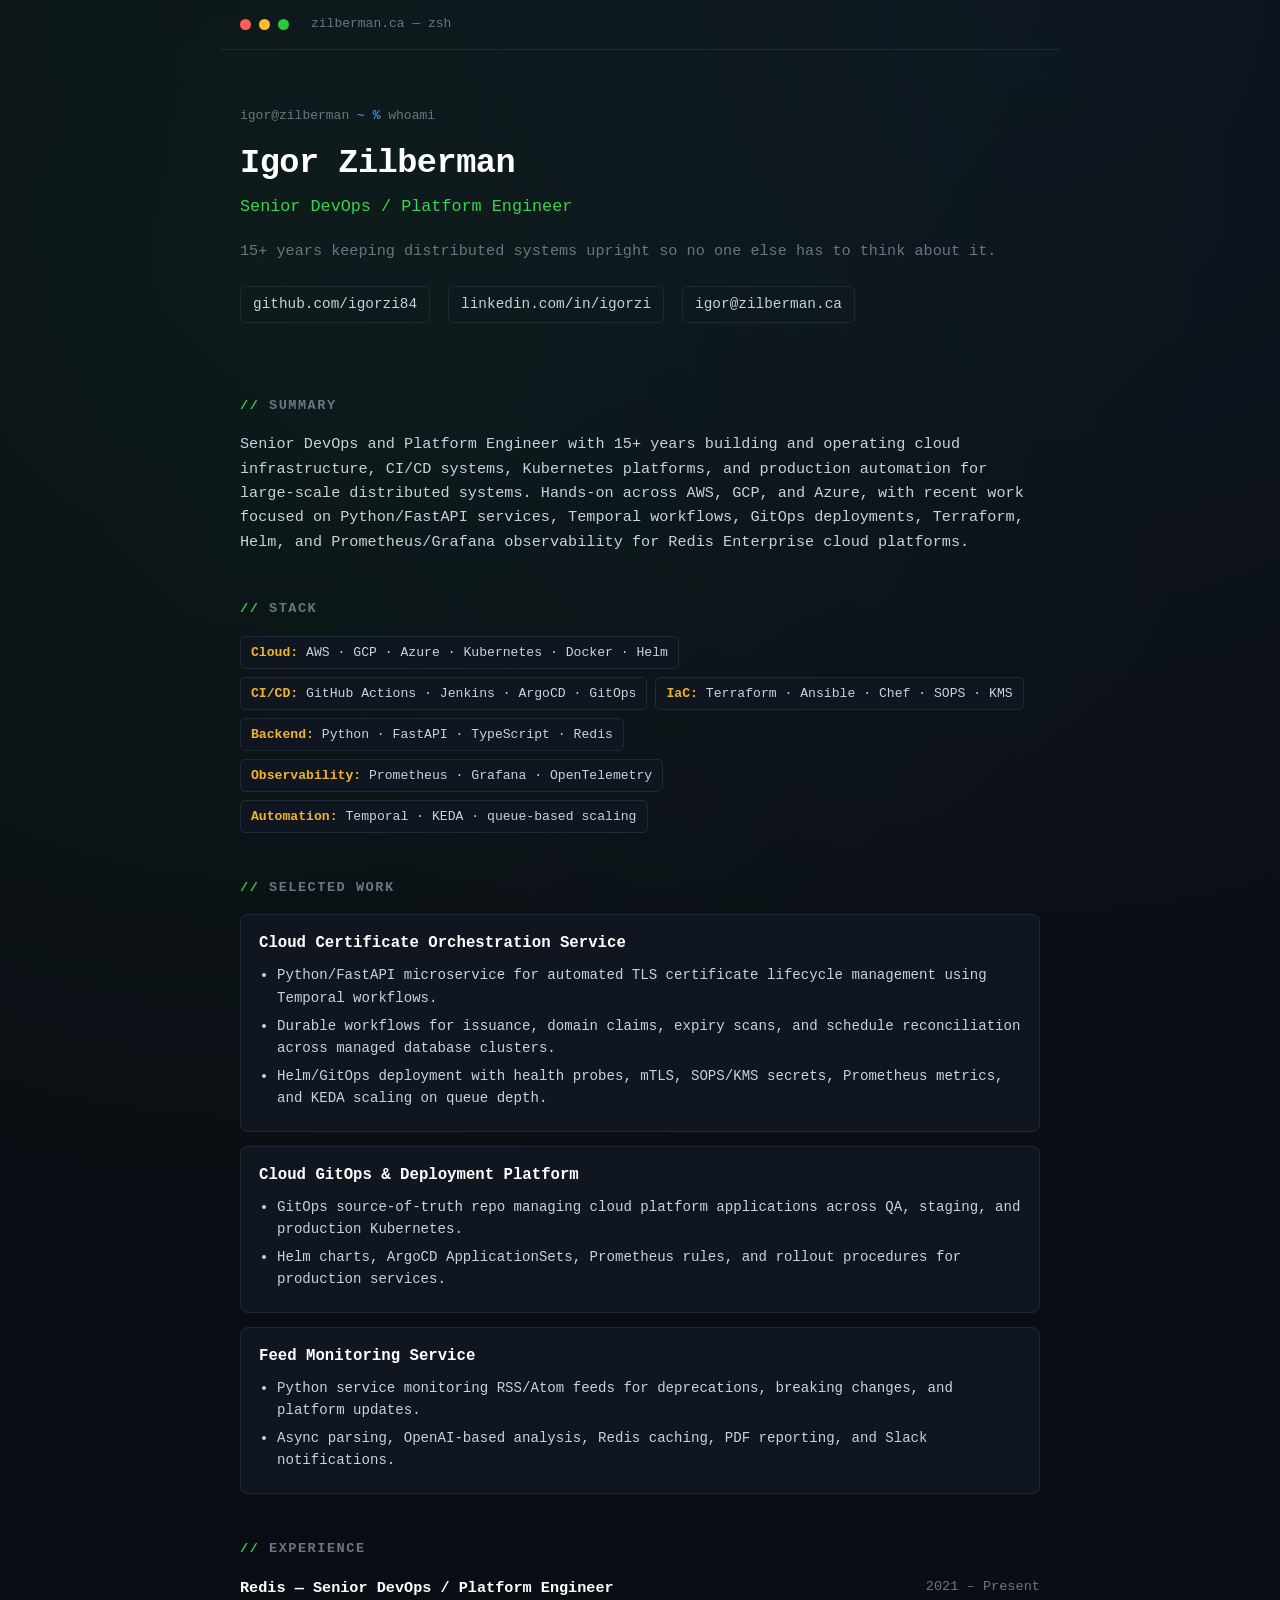
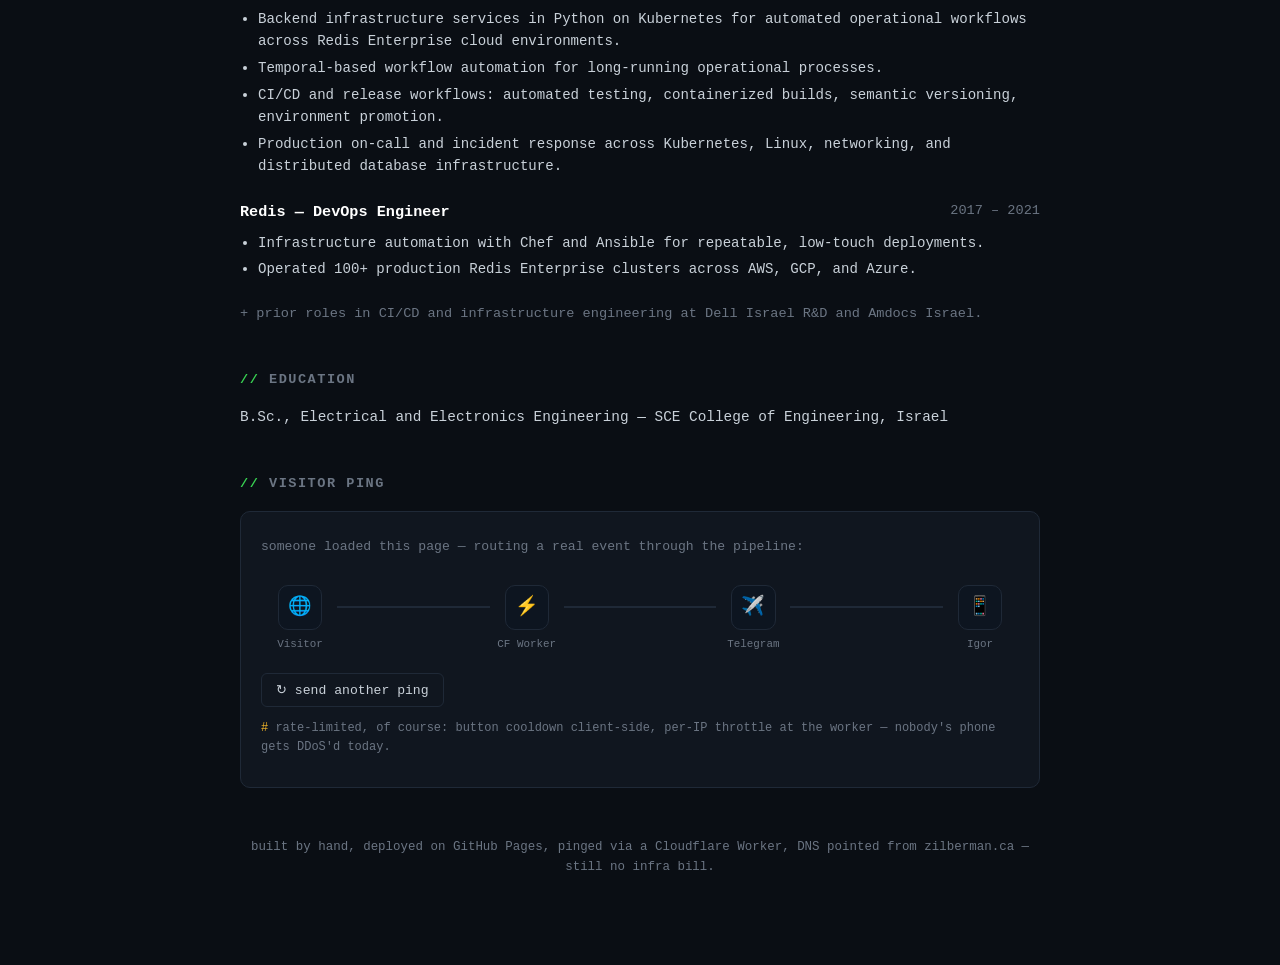
<file: index.html>
<!DOCTYPE html>
<html lang="en">
<head>
<meta charset="UTF-8" />
<meta name="viewport" content="width=device-width, initial-scale=1.0" />
<title>Igor Zilberman — Senior DevOps / Platform Engineer</title>
<meta name="description" content="Igor Zilberman — Senior DevOps / Platform Engineer. Kubernetes, Terraform, AWS/GCP/Azure, CI/CD, GitOps, Temporal, observability." />
<meta name="referrer" content="strict-origin-when-cross-origin" />
<meta http-equiv="Content-Security-Policy" content="default-src 'self'; script-src 'self' https://static.cloudflareinsights.com; connect-src 'self' https://zilberman-ping.igorzi84.workers.dev https://cloudflareinsights.com; style-src 'self'; img-src 'self' data:; font-src 'self'; base-uri 'self'; form-action 'none'; frame-ancestors 'self'" />
<link rel="canonical" href="https://zilberman.ca/" />
<meta property="og:type" content="website" />
<meta property="og:url" content="https://zilberman.ca/" />
<meta property="og:title" content="Igor Zilberman — Senior DevOps / Platform Engineer" />
<meta property="og:description" content="Senior DevOps and Platform Engineer with 15+ years building cloud infrastructure, Kubernetes platforms, CI/CD, GitOps, and observability." />
<meta property="og:image" content="https://zilberman.ca/og-image-v2.png" />
<meta property="og:image:width" content="1200" />
<meta property="og:image:height" content="630" />
<meta property="og:site_name" content="zilberman.ca" />
<meta name="twitter:card" content="summary_large_image" />
<meta name="twitter:title" content="Igor Zilberman — Senior DevOps / Platform Engineer" />
<meta name="twitter:description" content="Senior DevOps and Platform Engineer with 15+ years building cloud infrastructure, Kubernetes platforms, CI/CD, GitOps, and observability." />
<meta name="twitter:image" content="https://zilberman.ca/og-image-v2.png" />
<link rel="icon" href="/favicon.svg" type="image/svg+xml" />
<link rel="stylesheet" href="/styles.css" />
<script type="application/ld+json">
{
  "@context": "https://schema.org",
  "@type": "Person",
  "name": "Igor Zilberman",
  "url": "https://zilberman.ca/",
  "jobTitle": "Senior DevOps / Platform Engineer",
  "email": "igor@zilberman.ca",
  "description": "Senior DevOps and Platform Engineer with 15+ years building and operating cloud infrastructure, CI/CD systems, Kubernetes platforms, and production automation.",
  "sameAs": [
    "https://github.com/igorzi84",
    "https://linkedin.com/in/igorzi"
  ]
}
</script>
</head>
<body>

<a class="skip-link" href="#main">Skip to content</a>

<div class="termbar">
  <span class="dot r" aria-hidden="true"></span><span class="dot y" aria-hidden="true"></span><span class="dot g" aria-hidden="true"></span>
  <span class="path">zilberman.ca — zsh</span>
</div>

<div class="wrap" id="main">

  <header>
    <div class="prompt">igor@zilberman <span class="cmd">~ %</span> whoami</div>
    <h1>Igor Zilberman</h1>
    <div class="title">Senior DevOps / Platform Engineer</div>
    <div class="tagline">15+ years keeping distributed systems upright so no one else has to think about it.</div>
    <div class="links">
      <a href="https://github.com/igorzi84" target="_blank" rel="noopener noreferrer">github.com/igorzi84</a>
      <a href="https://linkedin.com/in/igorzi" target="_blank" rel="noopener noreferrer">linkedin.com/in/igorzi</a>
      <a href="mailto:igor@zilberman.ca">igor@zilberman.ca</a>
    </div>
  </header>

  <section>
    <h2>summary</h2>
    <p class="summary">
      Senior DevOps and Platform Engineer with 15+ years building and operating cloud infrastructure,
      CI/CD systems, Kubernetes platforms, and production automation for large-scale distributed systems.
      Hands-on across AWS, GCP, and Azure, with recent work focused on Python/FastAPI services, Temporal
      workflows, GitOps deployments, Terraform, Helm, and Prometheus/Grafana observability for Redis
      Enterprise cloud platforms.
    </p>
  </section>

  <section>
    <h2>stack</h2>
    <div class="tags">
      <span class="tag"><b>Cloud:</b> AWS · GCP · Azure · Kubernetes · Docker · Helm</span>
      <span class="tag"><b>CI/CD:</b> GitHub Actions · Jenkins · ArgoCD · GitOps</span>
      <span class="tag"><b>IaC:</b> Terraform · Ansible · Chef · SOPS · KMS</span>
      <span class="tag"><b>Backend:</b> Python · FastAPI · TypeScript · Redis</span>
      <span class="tag"><b>Observability:</b> Prometheus · Grafana · OpenTelemetry</span>
      <span class="tag"><b>Automation:</b> Temporal · KEDA · queue-based scaling</span>
    </div>
  </section>

  <section>
    <h2>selected work</h2>
    <div class="cards">
      <div class="card">
        <h3>Cloud Certificate Orchestration Service</h3>
        <ul>
          <li>Python/FastAPI microservice for automated TLS certificate lifecycle management using Temporal workflows.</li>
          <li>Durable workflows for issuance, domain claims, expiry scans, and schedule reconciliation across managed database clusters.</li>
          <li>Helm/GitOps deployment with health probes, mTLS, SOPS/KMS secrets, Prometheus metrics, and KEDA scaling on queue depth.</li>
        </ul>
      </div>
      <div class="card">
        <h3>Cloud GitOps &amp; Deployment Platform</h3>
        <ul>
          <li>GitOps source-of-truth repo managing cloud platform applications across QA, staging, and production Kubernetes.</li>
          <li>Helm charts, ArgoCD ApplicationSets, Prometheus rules, and rollout procedures for production services.</li>
        </ul>
      </div>
      <div class="card">
        <h3>Feed Monitoring Service</h3>
        <ul>
          <li>Python service monitoring RSS/Atom feeds for deprecations, breaking changes, and platform updates.</li>
          <li>Async parsing, OpenAI-based analysis, Redis caching, PDF reporting, and Slack notifications.</li>
        </ul>
      </div>
    </div>
  </section>

  <section class="timeline">
    <h2>experience</h2>
    <div class="role">
      <div class="rh"><span class="company">Redis — Senior DevOps / Platform Engineer</span><span class="years">2021 – Present</span></div>
      <ul>
        <li>Backend infrastructure services in Python on Kubernetes for automated operational workflows across Redis Enterprise cloud environments.</li>
        <li>Temporal-based workflow automation for long-running operational processes.</li>
        <li>CI/CD and release workflows: automated testing, containerized builds, semantic versioning, environment promotion.</li>
        <li>Production on-call and incident response across Kubernetes, Linux, networking, and distributed database infrastructure.</li>
      </ul>
    </div>
    <div class="role">
      <div class="rh"><span class="company">Redis — DevOps Engineer</span><span class="years">2017 – 2021</span></div>
      <ul>
        <li>Infrastructure automation with Chef and Ansible for repeatable, low-touch deployments.</li>
        <li>Operated 100+ production Redis Enterprise clusters across AWS, GCP, and Azure.</li>
      </ul>
    </div>
    <div class="prior">+ prior roles in CI/CD and infrastructure engineering at Dell Israel R&amp;D and Amdocs Israel.</div>
  </section>

  <section>
    <h2>education</h2>
    <div class="edu">B.Sc., Electrical and Electronics Engineering — SCE College of Engineering, Israel</div>
  </section>

  <section aria-labelledby="ping-heading">
    <h2 id="ping-heading">visitor ping</h2>
    <div class="demo">
      <div class="hint">someone loaded this page — routing a real event through the pipeline:</div>

      <div class="flow" id="flow" role="img" aria-label="Visitor ping pipeline: browser to Cloudflare Worker to Telegram to Igor">
        <div class="node" id="n0"><div class="box" aria-hidden="true">🌐</div><div class="lbl">Visitor</div></div>
        <div class="edge" id="e0" aria-hidden="true"></div>
        <div class="node" id="n1"><div class="box" aria-hidden="true">⚡</div><div class="lbl">CF Worker</div></div>
        <div class="edge" id="e1" aria-hidden="true"></div>
        <div class="node" id="n2"><div class="box" aria-hidden="true">✈️</div><div class="lbl">Telegram</div></div>
        <div class="edge" id="e2" aria-hidden="true"></div>
        <div class="node" id="n3"><div class="box" aria-hidden="true">📱</div><div class="lbl">Igor</div></div>
      </div>

      <button class="replay" id="replay" type="button" aria-label="Replay visitor ping animation">↻ send another ping</button>
      <div class="ratenote">rate-limited, of course: button cooldown client-side, per-IP throttle at the worker — nobody's phone gets DDoS'd today.</div>
    </div>
  </section>

  <footer>
    built by hand, deployed on GitHub Pages, pinged via a Cloudflare Worker, DNS pointed from zilberman.ca — still no infra bill.
  </footer>

</div>

<div class="toast" id="toast" role="status" aria-live="polite" aria-atomic="true">
  <div class="h">📬 notification sent</div>
  <div>Thanks for visiting — a notification just went out to Igor. He's going to be stoked someone actually visited his page.</div>
</div>

<script src="/main.js" defer></script>
<script type="module" src="https://static.cloudflareinsights.com/beacon.min.js" data-cf-beacon='{"token": "22148cdc835f415d9ca94c6dd6d400e0"}'></script>
</body>
</html>
</file>
<file: styles.css>
:root{
  --bg: #0a0e14;
  --bg-panel: #10161f;
  --border: #1f2937;
  --text: #c9d1d9;
  --text-dim: #6b7583;
  --green: #39d353;
  --amber: #f0b429;
  --blue: #58a6ff;
  --mono: 'JetBrains Mono', 'SFMono-Regular', ui-monospace, Menlo, Consolas, monospace;
}
*{box-sizing:border-box;}
body{
  margin:0;
  background:var(--bg);
  color:var(--text);
  font-family:var(--mono);
  line-height:1.6;
  background-image:
    radial-gradient(circle at 20% 10%, rgba(57,211,83,0.06), transparent 40%),
    radial-gradient(circle at 80% 0%, rgba(88,166,255,0.05), transparent 40%);
}
a{color:var(--green); text-decoration:none;}
a:hover{text-decoration:underline;}
.wrap{max-width:840px; margin:0 auto; padding:0 20px 80px;}

.termbar{
  display:flex; align-items:center; gap:8px;
  padding:14px 20px; border-bottom:1px solid var(--border);
  max-width:840px; margin:0 auto;
}
.dot{width:11px;height:11px;border-radius:50%;}
.dot.r{background:#ff5f56;} .dot.y{background:#ffbd2e;} .dot.g{background:#27c93f;}
.termbar .path{margin-left:14px; color:var(--text-dim); font-size:13px;}

header{padding:56px 0 28px;}
.prompt{color:var(--text-dim); font-size:13px; margin-bottom:10px;}
.prompt .cmd{color:var(--blue);}
h1{font-size:2.1rem; margin:0 0 4px; color:#fff; letter-spacing:-0.5px;}
.title{color:var(--green); font-size:1.05rem; margin-bottom:18px;}
.tagline{color:var(--text-dim); font-size:0.95rem; margin-bottom:22px;}
.links{display:flex; gap:18px; font-size:0.9rem; flex-wrap:wrap;}
.links a{color:var(--text); border:1px solid var(--border); padding:6px 12px; border-radius:6px;}
.links a:hover{border-color:var(--green); color:var(--green); text-decoration:none;}

section{margin-top:44px;}
h2{
  font-size:0.85rem; text-transform:uppercase; letter-spacing:1.5px;
  color:var(--text-dim); margin-bottom:16px;
}
h2::before{content:"// "; color:var(--green);}

p.summary{font-size:0.95rem; color:var(--text);}

.tags{display:flex; flex-wrap:wrap; gap:8px;}
.tag{
  background:var(--bg-panel); border:1px solid var(--border);
  color:var(--text); padding:5px 10px; border-radius:5px; font-size:0.82rem;
}
.tag b{color:var(--amber); font-weight:600;}

.cards{display:grid; gap:14px;}
.card{
  background:var(--bg-panel); border:1px solid var(--border); border-radius:8px;
  padding:16px 18px;
}
.card h3{margin:0 0 8px; font-size:0.98rem; color:#fff;}
.card ul{margin:0; padding-left:18px; color:var(--text); font-size:0.88rem;}
.card li{margin-bottom:5px;}

.timeline .role{margin-bottom:22px;}
.role .rh{display:flex; justify-content:space-between; flex-wrap:wrap; gap:6px;}
.role .company{color:#fff; font-weight:600; font-size:0.95rem;}
.role .years{color:var(--text-dim); font-size:0.85rem;}
.role ul{margin:8px 0 0; padding-left:18px; font-size:0.88rem; color:var(--text);}
.role li{margin-bottom:4px;}
.prior{color:var(--text-dim); font-size:0.85rem; margin-top:4px;}

.edu{font-size:0.9rem; color:var(--text);}

.demo{
  background:var(--bg-panel); border:1px solid var(--border); border-radius:10px;
  padding:24px 20px 30px;
}
.demo .hint{color:var(--text-dim); font-size:0.82rem; margin-bottom:18px;}

.flow{
  display:flex; align-items:center; justify-content:space-between;
  gap:0; overflow-x:auto; padding:10px 0 20px;
}
.node{
  display:flex; flex-direction:column; align-items:center; gap:6px;
  min-width:78px; flex:0 0 auto;
}
.node .box{
  width:52px; height:52px; border-radius:10px;
  background:#0d1520; border:1.5px solid var(--border);
  display:flex; align-items:center; justify-content:center; font-size:22px;
  transition:all .25s ease;
}
.node .lbl{font-size:0.68rem; color:var(--text-dim); text-align:center; transition:color .25s ease;}
.node.active .box{border-color:var(--green); box-shadow:0 0 14px rgba(57,211,83,0.45); background:#0f2015;}
.node.active .lbl{color:var(--green);}

.edge{
  flex:1 1 auto; height:2px; background:var(--border); position:relative; min-width:20px;
  margin:0 -2px; align-self:center; margin-top:-24px;
}
.edge.active{background:var(--green); box-shadow:0 0 8px rgba(57,211,83,0.5);}

.replay{
  background:transparent; border:1px solid var(--border); color:var(--text);
  font-family:var(--mono); font-size:0.82rem; padding:8px 14px; border-radius:6px; cursor:pointer;
}
.replay:hover{border-color:var(--green); color:var(--green);}
.replay:disabled{opacity:0.45; cursor:not-allowed;}
.replay:disabled:hover{border-color:var(--border); color:var(--text);}
.ratenote{color:var(--text-dim); font-size:0.75rem; margin-top:12px;}
.ratenote::before{content:"# "; color:var(--amber);}

.toast{
  position:fixed; bottom:24px; right:24px; max-width:340px;
  background:#0f2015; border:1px solid var(--green); border-radius:8px;
  padding:14px 16px; font-size:0.85rem; color:var(--text);
  box-shadow:0 8px 24px rgba(0,0,0,0.4);
  transform:translateY(20px); opacity:0; transition:all .35s ease; pointer-events:none;
}
.toast.show{transform:translateY(0); opacity:1;}
.toast .h{color:var(--green); font-weight:600; margin-bottom:4px; font-size:0.8rem;}

.error-page{
  min-height:60vh;
  display:flex;
  flex-direction:column;
  justify-content:center;
  padding:40px 0;
}
.error-code{font-size:3rem; color:var(--green); margin:0 0 8px;}
.error-msg{color:var(--text-dim); margin:0 0 24px; font-size:0.95rem;}

footer{color:var(--text-dim); font-size:0.78rem; margin-top:50px; text-align:center;}

a:focus-visible,
button:focus-visible{
  outline:2px solid var(--green);
  outline-offset:3px;
}

.skip-link{
  position:absolute;
  left:-9999px;
  top:auto;
  width:1px;
  height:1px;
  overflow:hidden;
}
.skip-link:focus{
  position:fixed;
  left:16px;
  top:16px;
  width:auto;
  height:auto;
  overflow:visible;
  z-index:1000;
  background:var(--bg-panel);
  border:1px solid var(--green);
  color:var(--text);
  padding:10px 14px;
  border-radius:6px;
}

@media (max-width:600px){
  .flow{padding-bottom:14px;}
  .node{min-width:58px;}
  .node .box{width:42px;height:42px;font-size:18px;}
}

@media (prefers-reduced-motion: reduce){
  *,
  *::before,
  *::after{
    animation-duration:0.01ms !important;
    animation-iteration-count:1 !important;
    transition-duration:0.01ms !important;
    scroll-behavior:auto !important;
  }
  .toast{transition:none;}
  .node .box,
  .node .lbl{transition:none;}
}
</file>
